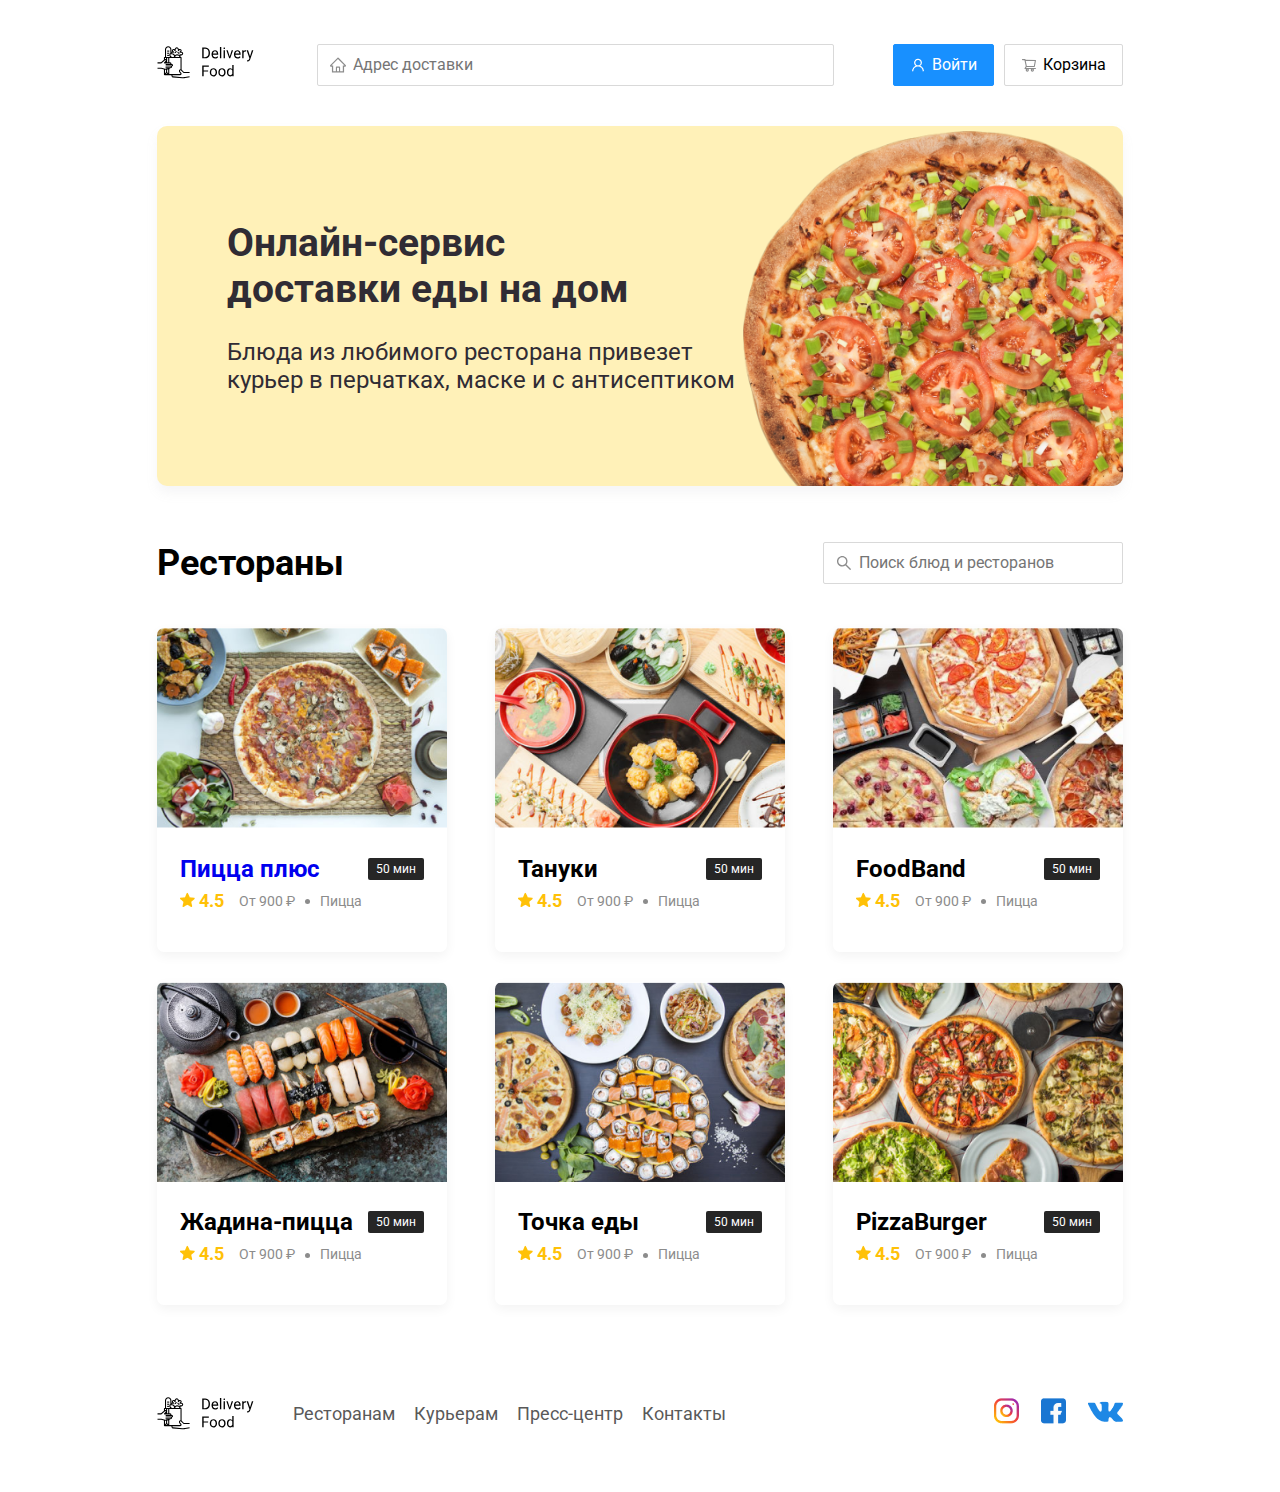
<file: index.html>
<!DOCTYPE html>
<html lang="ru">
<head>
    <meta charset="UTF-8">
    <meta name="viewport" content="width=device-width, initial-scale=1.0">
    <title>Delivery Food - Доставка еды на дом</title>
    <link href="https://fonts.googleapis.com/css?family=Roboto:400,700&display=swap&subset=cyrillic" rel="stylesheet">    
    <link rel="stylesheet" href="css\normalize.css">
    <link rel="stylesheet" href="css/style.css">
</head>
<body>
    <div class="container">
    <!-- Шапка сайта -->
    <header class="header">
        <a href="index.html" class="logo"><img src="img/logo.svg" alt="logo" class="logo"></a>
        <input type="text" class="input adress-input" placeholder="Адрес доставки">
        <!-- Кнопки -->
        <div class="buttons">
            <button class="button button-primary">
                <img src="img/icon container.png" alt="user" class="button-icon">
                <span class="button-text">Войти</span> 
            </button>
            <button class="button">
                <img src="img/icon container.svg" alt="shopping cart" class="button-icon">
                <span class="button-text">Корзина</span>
                </button>
        </div>
    </header>
<main class="main">
    <div class="container">
        <section class="promo">
            <h1 class="promo-title">Онлайн-сервис <br>доставки еды на дом</h1>
            <p class="promo-text">Блюда из любимого ресторана привезет курьер в перчатках, маске и с антисептиком</p>
        </section>
        <section class="restaurants">
            <div class="section-heading">
                <h2 class="section-title">Рестораны</h2>
                <input type="text" class="input input-search" placeholder="Поиск блюд и ресторанов">
            </div>
            <div class="cards">
                <a href="restaurants.html" class="card">
                    <img src="img/card1.png" alt="card-img" class="card-image">
                    <div class="cart-text">
                        <div class="card-heading">
                            <h3 class="card-title">Пицца плюс</h3>
                            <span class="card-tag tag">50 мин</span>
                        </div>
                        <div class="card-info">
                            <div class="rating">
                                <img src="img/Vector.png" alt="rating-star" class="rating-star">
                                4.5</div>
                            <div class="price">От 900 ₽</div>
                            <div class="category">Пицца </div>
                        </div>
                    </div>
                </a>
                <div class="card">
                    <img src="img/card2.png" alt="card-img" class="card-image">
                    <div class="cart-text">
                        <div class="card-heading">
                            <h3 class="card-title">Тануки</h3>
                            <span class="card-tag tag">50 мин</span>
                        </div>
                        <div class="card-info">
                            <div class="rating">
                                <img src="img/Vector.png" alt="rating-star" class="rating-star">
                                4.5</div>
                            <div class="price">От 900 ₽</div>
                            <div class="category">Пицца </div>
                        </div>
                    </div>
                </div>
                <div class="card">
                    <img src="img/card3.png" alt="card-img" class="card-image">
                    <div class="cart-text">
                        <div class="card-heading">
                            <h3 class="card-title">FoodBand</h3>
                            <span class="card-tag tag">50 мин</span>
                        </div>
                        <div class="card-info">
                            <div class="rating">
                                <img src="img/Vector.png" alt="rating-star" class="rating-star">
                                4.5</div>
                            <div class="price">От 900 ₽</div>
                            <div class="category">Пицца </div>
                        </div>
                    </div>
                </div>
                <div class="card">
                    <img src="img/card4.png" alt="card-img" class="card-image">
                    <div class="cart-text">
                        <div class="card-heading">
                            <h3 class="card-title">Жадина-пицца</h3>
                            <span class="card-tag tag">50 мин</span>
                        </div>
                        <div class="card-info">
                            <div class="rating">
                                <img src="img/Vector.png" alt="rating-star" class="rating-star">
                                4.5</div>
                            <div class="price">От 900 ₽</div>
                            <div class="category">Пицца </div>
                        </div>
                    </div>
                </div>
                <div class="card">
                    <img src="img/card5.png" alt="card-img" class="card-image">
                    <div class="cart-text">
                        <div class="card-heading">
                            <h3 class="card-title">Точка еды</h3>
                            <span class="card-tag tag">50 мин</span>
                        </div>
                        <div class="card-info">
                            <div class="rating">
                                <img src="img/Vector.png" alt="rating-star" class="rating-star">
                                4.5</div>
                            <div class="price">От 900 ₽</div>
                            <div class="category">Пицца </div>
                        </div>
                    </div>
                </div>
                <div class="card">
                    <img src="img/card6.png" alt="card-img" class="card-image">
                    <div class="cart-text">
                        <div class="card-heading">
                            <h3 class="card-title">PizzaBurger</h3>
                            <span class="card-tag tag">50 мин</span>
                        </div>
                        <div class="card-info">
                            <div class="rating">
                                <img src="img/Vector.png" alt="rating-star" class="rating-star">
                                4.5</div>
                            <div class="price">От 900 ₽</div>
                            <div class="category">Пицца</div>
                        </div>
                    </div>
                </div>
            </div>
        </section>
    </div>
</main>
<footer class="footer">
    <div class="container">
        <div class="footer-block">
            <img src="img/logo.svg" alt="logo" class="logo footer-logo">
            <nav class="footer-nav">
                <a href="#" class="footer-link">Ресторанам </a>
                <a href="#" class="footer-link">Курьерам</a>
                <a href="#" class="footer-link">Пресс-центр</a>
                <a href="#" class="footer-link">Контакты</a>
            </nav>
            <div class="social-links">
                <a href="#" class="social-link"><img src="img/insta.png" alt="insta"></a>
                <a href="#" class="social-link"><img src="img/fb.png" alt="fb"></a>
                <a href="#" class="social-link"><img src="img/vk.png" alt="vk"></a>
            </div>
        </div>
    </div>
</footer>
<script src="js/wow.min.js"></script>
<script src="js/main.js"></script>
</body>
</html>
</file>
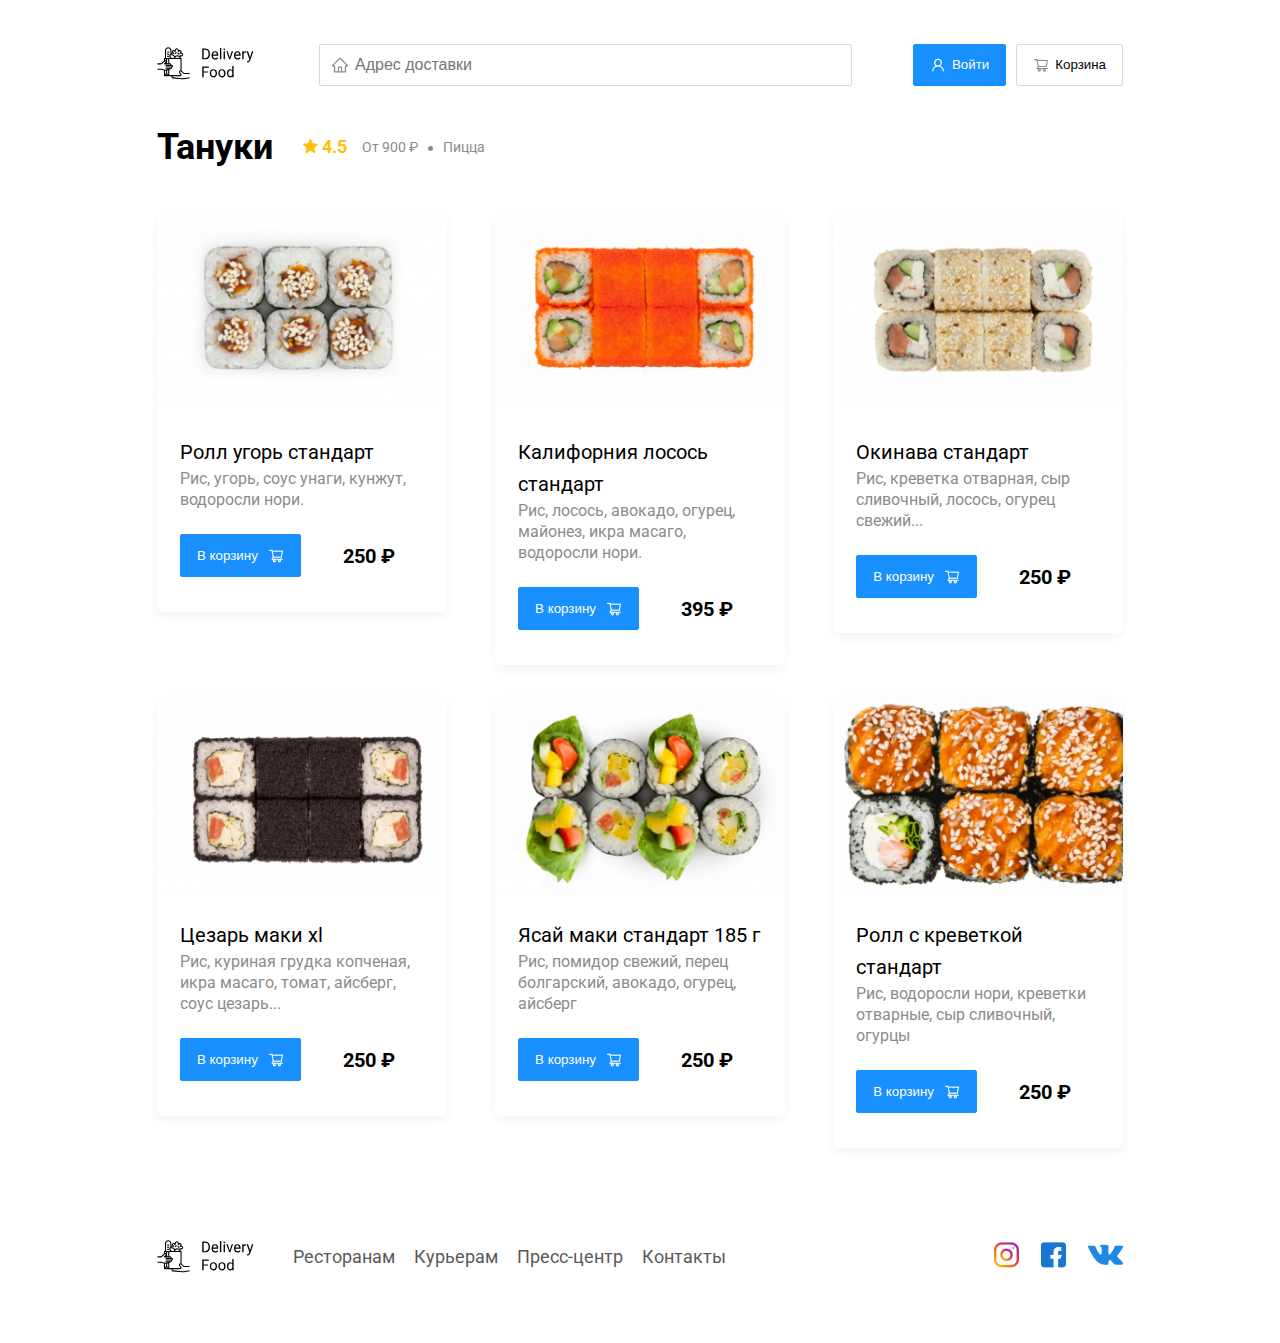
<file: restaurants.html>
<!DOCTYPE html>
<html lang="ru">
<head>
    <meta charset="UTF-8">
    <meta name="viewport" content="width=device-width, initial-scale=1.0">
    <title>Тануки - Доставка еды на дом</title>
    <link href="https://fonts.googleapis.com/css?family=Roboto:400,700&display=swap&subset=cyrillic" rel="stylesheet">
    <link rel="stylesheet" href="css/animate.css">
    <link rel="stylesheet" href="css/style.css">
</head>
<body>
    <div class="container">
    <!-- Шапка сайта -->
    <header class="header">
        <a href="index.html" class="logo"><img src="img/logo.svg" alt="logo" class="logo"></a>
        <input type="text" class="input adress-input" placeholder="Адрес доставки">
        <!-- Кнопки -->
        <div class="buttons">
            <button class="button button-primary">
                <img src="img/icon container.png" alt="user" class="button-icon">
                <span class="button-text">Войти</span> 
            </button>
            <button class="button" id="cart-button">
                <img src="img/icon container.svg" alt="shopping cart" class="button-icon">
                <span class="button-text">Корзина</span>
                </button>
        </div>
    </header>
<main class="main">
    <div class="container">
        <section class="restaurants">
            <div class="section-heading">
                <h2 class="section-title">Тануки</h2>
                <div class="card-info">
                    <div class="rating">
                        <img src="img/Vector.png" alt="rating-star" class="rating-star">
                        4.5</div>
                    <div class="price">От 900 ₽</div>
                    <div class="category">Пицца </div>
                </div>
            </div>
            <div class="cards">
                <div class="card wow fadeInUp" data-wow-delay="0.2s">
                    <img src="img/rol1.png" alt="card-img" class="card-image">
                    <div class="cart-text">
                        <div class="card-heading">
                            <h3 class="card-title card-title-reg">Ролл угорь стандарт</h3>
                        </div>
                        <div class="card-info">
                            <div class="ingredients">Рис, угорь, соус унаги, кунжут, водоросли нори.</div>
                        </div>
                        <div class="card-buttons">
                            <button class="button button-primary">
                                <span class="button-card-text">В корзину</span>
                                <img src="img/shopping-list.png" alt="shoping-list" class="button-card-image">
                            </button>
                            <dstrong class="card-price-bold">250 ₽</strong>
                        </div>
                    </div>
                </div>
                <div class="card wow fadeInUp" data-wow-delay="0.4s">
                    <img src="img/rol2.png" alt="card-img" class="card-image">
                    <div class="cart-text">
                        <div class="card-heading">
                            <h3 class="card-title card-title-reg">Калифорния лосось стандарт</h3>
                        </div>
                        <div class="card-info">
                            <div class="ingredients">Рис, лосось, авокадо, огурец, майонез, икра масаго, водоросли нори.</div>
                        </div>
                        <div class="card-buttons">
                            <button class="button button-primary">
                                <span class="button-card-text">В корзину</span>
                                <img src="img/shopping-list.png" alt="shoping-list" class="button-card-image">
                            </button>
                            <dstrong class="card-price-bold">395 ₽</strong>
                        </div>
                    </div>
                </div>
                <div class="card wow fadeInUp" data-wow-delay="0.6s">
                    <img src="img/rol3.png" alt="card-img" class="card-image">
                    <div class="cart-text">
                        <div class="card-heading">
                            <h3 class="card-title card-title-reg">Окинава стандарт</h3>
                        </div>
                        <div class="card-info">
                            <div class="ingredients">Рис, креветка отварная, сыр сливочный, лосось, огурец свежий...</div>
                        </div>
                        <div class="card-buttons">
                            <button class="button button-primary">
                                <span class="button-card-text">В корзину</span>
                                <img src="img/shopping-list.png" alt="shoping-list" class="button-card-image">
                            </button>
                            <dstrong class="card-price-bold">250 ₽</strong>
                        </div>
                    </div>
                </div>
                <div class="card wow fadeInUp" data-wow-delay="0.8s">
                    <img src="img/rol4.png" alt="card-img" class="card-image">
                    <div class="cart-text">
                        <div class="card-heading">
                            <h3 class="card-title card-title-reg">Цезарь маки хl</h3>
                        </div>
                        <div class="card-info">
                            <div class="ingredients">Рис, куриная грудка копченая, икра масаго, томат, айсберг, соус цезарь...</div>
                        </div>
                        <div class="card-buttons">
                            <button class="button button-primary">
                                <span class="button-card-text">В корзину</span>
                                <img src="img/shopping-list.png" alt="shoping-list" class="button-card-image">
                            </button>
                            <dstrong class="card-price-bold">250 ₽</strong>
                        </div>
                    </div>
                </div>
                <div class="card wow fadeInUp" data-wow-delay="1s">
                    <img src="img/rol5.png" alt="card-img" class="card-image">
                    <div class="cart-text">
                        <div class="card-heading">
                            <h3 class="card-title card-title-reg">Ясай маки стандарт 185 г</h3>
                        </div>
                        <div class="card-info">
                            <div class="ingredients">Рис, помидор свежий, перец болгарский, авокадо, огурец, айсберг</div>
                        </div>
                        <div class="card-buttons">
                            <button class="button button-primary">
                                <span class="button-card-text">В корзину</span>
                                <img src="img/shopping-list.png" alt="shoping-list" class="button-card-image">
                            </button>
                            <dstrong class="card-price-bold">250 ₽</strong>
                        </div>
                    </div>
                </div>
                <div class="card wow fadeInUp" data-wow-delay="1.2s">
                    <img src="img/rol6.png" alt="card-img" class="card-image">
                    <div class="cart-text">
                        <div class="card-heading">
                            <h3 class="card-title card-title-reg">Ролл с креветкой стандарт</h3>
                        </div>
                        <div class="card-info">
                            <div class="ingredients">Рис, водоросли нори, креветки отварные, сыр сливочный, огурцы</div>
                        </div>
                        <div class="card-buttons">
                            <button class="button button-primary">
                                <span class="button-card-text">В корзину</span>
                                <img src="img/shopping-list.png" alt="shoping-list" class="button-card-image">
                            </button>
                            <dstrong class="card-price-bold">250 ₽</strong>
                        </div>
                    </div>
                </div>
            </div>
        </section>
    </div>
</main>
<footer class="footer">
    <div class="container">
        <div class="footer-block">
            <img src="img/logo.svg" alt="logo" class="logo footer-logo">
            <nav class="footer-nav">
                <a href="#" class="footer-link">Ресторанам </a>
                <a href="#" class="footer-link">Курьерам</a>
                <a href="#" class="footer-link">Пресс-центр</a>
                <a href="#" class="footer-link">Контакты</a>
            </nav>
            <div class="social-links">
                <a href="#" class="social-link"><img src="img/insta.png" alt="insta"></a>
                <a href="#" class="social-link"><img src="img/fb.png" alt="fb"></a>
                <a href="#" class="social-link"><img src="img/vk.png" alt="vk"></a>
            </div>
        </div>
    </div>
</footer>
<div class="modal">
    <div class="modal-dialog">
        <div class="modal-header">
            <h3 class="modal-title">Корзина</h3>
            <button class="close">&times;</button>
        </div>
        <div class="modal-body">
            <div class="food-row">
                <span class="food-name">Ролл угорь стандарт</span>
                <strong class="food-price">250 ₽</strong>
                <div class="food-counter">
                    <button class="counter-button">-</button>
                    <span class="counter">1</span>
                    <button class="counter-button">+</button>
                </div>
            </div>
            <div class="food-row">
                <span class="food-name">Ролл угорь стандарт</span>
                <strong class="food-price">250 ₽</strong>
                <div class="food-counter">
                    <button class="counter-button">-</button>
                    <span class="counter">1</span>
                    <button class="counter-button">+</button>
                </div>
            </div>
            <div class="food-row">
                <span class="food-name">Ролл угорь стандарт</span>
                <strong class="food-price">250 ₽</strong>
                <div class="food-counter">
                    <button class="counter-button">-</button>
                    <span class="counter">1</span>
                    <button class="counter-button">+</button>
                </div>
            </div>
            <div class="food-row">
                <span class="food-name">Ролл угорь стандарт</span>
                <strong class="food-price">250 ₽</strong>
                <div class="food-counter">
                    <button class="counter-button">-</button>
                    <span class="counter">1</span>
                    <button class="counter-button">+</button>
                </div>
            </div>
            <div class="food-row">
                <span class="food-name">Ролл угорь стандарт</span>
                <strong class="food-price">250 ₽</strong>
                <div class="food-counter">
                    <button class="counter-button">-</button>
                    <span class="counter">1</span>
                    <button class="counter-button">+</button>
                </div>
            </div>

        </div>
        <div class="modal-footer">
            <span class="pricetag">1250 ₽</span>
            <div class="footer-buttons">
                <button class="button button-primary">Оформить заказ</button>
                <button class="button">Отмена</button>
            </div>
        </div>
    </div>
</div>
<script src="js/wow.min.js"></script>
<script src="js/main.js"></script>
</body>
</html>
</file>
<file: css/style.css>
* {
    box-sizing: border-box;
}
body {
    font-family: 'Roboto', sans-serif;
}
.container {
    max-width: 1200px;
    margin: auto;
}
.header {
    display: flex;
    align-items: center;
    justify-content: space-between;
    margin-top: 44px;
    margin-bottom: 40px;
}
.input {
    background: #FFFFFF;
    border: 1px solid #D9D9D9;
    border-radius: 2px;
    font-size: 16px;
    line-height: 24px;
    padding: 8px;
    padding-left: 35px;
    background-repeat: no-repeat;
    background-position: left 11px center;
}
.adress-input {
    flex: 0.8;
    background-image: url(../img/home.svg);
}
.input-search {
    background-image: url(../img/search.svg);
    width: 300px;
    margin-left: auto;
}
.buttons {
    display: flex;
    align-items: center;
}
.button {
    display: flex;
    align-items: center;
    padding: 8px 16px;
    background: #FFFFFF;
    border: 1px solid #D9D9D9;
    box-sizing: border-box;
    box-shadow: 0px 0px 2px rgba(0, 0, 0, 0.0015);
    border-radius: 2px;
    font-style: 16px;
    line-height: 24px;
}
.button-primary {
    background: #1890FF;
    border: 1px solid #1890FF;
    color: #FFFFFF;
    margin-right: 10px;
}
.button-icon {
    margin-right: 6px;
    vertical-align: middle;
}
.button-card-text {
    margin-right: 10px;
}
.promo {
    box-shadow: 0px 7px 12px rgba(158, 158, 163, 0.1);
    background: #FFF1B8 url(../img/promo-img.jpeg) no-repeat top 5px right -60px / 660px;
    border-radius: 10px;
    padding: 68px 70px;
    margin-bottom: 56px;
}
.promo-text {
    max-width: 538px;
    font-style: normal;
    font-weight: normal;
    font-size: 24px;
    line-height: 28px;
    color: #302C34; 
}
.promo-title {
    font-style: normal;
    font-weight: bold;
    font-size: 39px;
    line-height: 46px;
    color: #302C34;
}
.section-heading {
    display: flex;
    align-items: center;
    margin-bottom: 44px;
}
.section-title {
    font-style: normal;
    font-weight: bold;
    font-size: 36px;
    line-height: 42px;
    color: #000000;
    margin: 0;
    margin-right: 30px;
}
.cards {
    display: flex;
    flex-wrap: wrap;
    align-items: flex-start;
    justify-content: space-between;
}
.card {
    background: #FFFFFF;
    box-shadow: 0px 4px 12px rgba(0, 0, 0, 0.05);
    border-radius: 7px;
    overflow: hidden;
    margin-bottom: 30px;
    flex-basis: 30%;
    text-decoration: none;
}
.card-image {
    width: 384px;
    height: 250px;
    object-fit: cover;
}
.cart-text {
    padding-top: 20px;
    padding-bottom: 35px;
    padding-left: 23px;
    padding-right: 23px;
}
.card-heading {
    display: flex;
    align-items: center;
    justify-content: space-between;
}
.card-title {
    margin: 0;
    font-style: normal;
    font-weight: bold;
    font-size: 24px;
    line-height: 32px;
}
.card-title-reg {
    font-weight: normal;
    font-size: 20px;
}
.card-tag {
    font-style: normal;
    font-weight: normal;
    font-size: 12px;
    line-height: 20px;
    display: flex;
    align-items: center;
    color: #FFFFFF;
    background: #262626;
    border-radius: 2px;
    padding: 1px 8px;
}
.card-info {
    display: flex;
    align-items: center;
    flex-wrap: wrap;
}
.card-buttons {
    display: flex;
    align-items: center;
    margin-top: 24px;
}
.card-price-bold {
    font-weight: bold;
    font-size: 20px;
    line-height: 32px;
    color: #000000;
    margin-left: 32px;
}
.rating {
    margin-right: 26px;
    color: #FFC107;
    font-style: normal;
    font-weight: bold;
    font-size: 18px;
    line-height: 32px;
}
.price {
    font-style: normal;
    font-weight: normal;
    font-size: 18px;
    line-height: 32px;
    color: #8C8C8C;
    margin-right: 10px;
}
.ingredients {
    font-style: normal;
    font-weight: normal;
    font-size: 16px;
    line-height: 21px;
    color: #8C8C8C;
}
.category {
    font-style: normal;
    font-weight: normal;
    font-size: 18px;
    line-height: 32px;
    color: #8C8C8C;
    text-overflow: ellipsis;
    overflow: hidden;
    white-space: nowrap;
    max-width: 150px;
}
.price::after {
    content: "";
    width: 5px;
    height: 5px;
    background-color: #8C8C8C;
    display: inline-block;
    vertical-align: middle;
    border-radius: 50%;
    margin-left: 10px;
}
.footer {
    padding: 60px 0;
}
.footer-block {
    display: flex;
    align-items: center;
    justify-content: space-between;
}
.footer-nav {
    margin-right: auto;
    margin-left: 35px;
}
.footer-link {
    display: inline-block;
    font-style: normal;
    font-weight: normal;
    font-size: 18px;
    line-height: 21px;
    color: #595959;
    text-decoration: none;
}
.footer-link:not(:last-child) {
    margin-right: 15px;
}
.social-links {
    display: flex;
    align-items: center;
}
.social-link:not(:last-child) {
    margin-right: 21px;
}
.modal {
    position: fixed;
    left: 0;
    top: 0;
    width: 100%;
    height: 100%;
    background: rgba(0, 0, 0, 0.4);
    display: none;
}  
.is-open {
    display: flex;
}
.modal-dialog {
    max-width: 780px;
    width: 95%;
    background: #FFFFFF;
    border-radius: 5px;
    margin: auto;
    padding: 40px 45px;
}
.modal-title {
    margin: 0;
    font-weight: bold;
    font-size: 36px;
    line-height: 42px;
}
.modal-header {
    display: flex;
    align-items: center;
    justify-content: space-between;
    margin-bottom: 45px;
}
.modal-body {
    margin-bottom: 52px;
}
.close {
    font-size: 36px;
    border: none;
    background-color: transparent;
}
.food-row {
    display: flex;
    align-items: flex-start;
    justify-content: space-between;
    padding-bottom: 8px;
    border-bottom: 1px solid #D9D9D9;
    margin-bottom: 15px;
}
.food-name {
    font-weight: normal;
    font-size: 18px;
    line-height: 32px;
}
.food-price {
    margin-left: auto;
    margin-right: 47px;
    font-weight: bold;
    font-size: 20px;
    line-height: 32px;
}
.food-counter {
    display: flex;
    align-items: center;
}
.counter-button {
    display: flex;
    align-items: center;
    justify-content: center;
    width: 39px;
    height: 32px;
    background: #FFFFFF;
    border: 1px solid #40A9FF;
    box-sizing: border-box;
    border-radius: 2px;
    font-weight: normal;
    font-size: 14px;
    line-height: 22px;
    color: #40A9FF;
}
.counter {
    font-size: 16px;
    line-height: 24px;
    margin-left: 10px;
    margin-right: 10px;
}
.modal-footer {
    display: flex;
    align-items: center;
    justify-content: space-between;
}
.footer-buttons {
    display: flex;
    align-items: center;
}
.pricetag {
    background: #262626;
    border-radius: 5px;
    font-weight: bold;
    font-size: 20px;
    line-height: 23px;
    color: #FAFAFA;
    padding: 15px 20px;
}
@media (max-width: 1366px) {
    .container {
        max-width: 966px;
    }
    .promo {
        background-size: 440px;
    }
    .card-image {
        width: 300px;
        height: 200px;
    }
    .rating {
        margin-right: 15px;
    }
    .category, .price {
        font-size: 14px;
    }
} 
@media (max-width: 992px) {
    .container {
        max-width: 750px
    }
    .promo {
        padding: 50px;
        background-size:400px;
        background-position: center right -150px;
    }
    .promo-text {
        font-size: 16px;
        max-width: 400px;
    }
    .card {
        flex-basis: 49%;
    }
    .footer-link {
        font-size: 16px;
    }
}
@media (max-width: 765px) {
    .container {
        max-width: 560px;
    }
    .card-info {
        flex-wrap: wrap;
    }
    .card.rating {
        flex-basis: 100%;
    }
    .card-title {
        font-size: 18px;
    }
    .promo-title {
        font-size: 24px;
        line-height: 1.4;
    }
    .promo {
        background-size: 350px
    }
    .promo-text {
        max-width: 300px;
        margin-top: 0;
    }
}
@media (max-width: 578px) {
    .container {
        max-width: 90%;
    }
    .header {
        flex-wrap: wrap;
    }
    .adress-input {
        order: 5;
        margin-top: 15px;
        flex: 1;
    }
    .promo {
        background-image: none;
    }
    .promo-title {
        margin-bottom: 10px;
    }
    .section-title {
        font-size: 20px;
    }
    .card {
        flex-basis: 100%;
    }
    .card-image {
        width: 100%;
    }
    .footer {
        padding: 30px 0;
    }
    .footer-block {
        align-items: flex-start;
    }
    .footer-nav {
        order: 0;
        margin-left: 0;
    }
    .footer-logo {
        order: 1;
        margin-right: 15px;
    }
    .social-links {
        order: 2
    }
}
@media (max-width: 480px) {
    .button {
        min-height: 40px;
    }
    .button-text {
        display: none;
    }
    .button-icon {
        margin: 0;
    }
    .promo {
        padding: 20px;
    }
    .section-heading {
        flex-wrap: wrap;
    }
    .footer-block {
        flex-wrap: wrap;
        flex-direction: column;
        align-items: center;
    }
    .footer-logo {
        order: 0;
        margin-bottom: 20px;
    }
    .footer-nav {
        margin-bottom: 20px;
        text-align: center;
    }
    .footer-link:not(:last-child) {
        margin-right: 0;
    }
}
</file>
